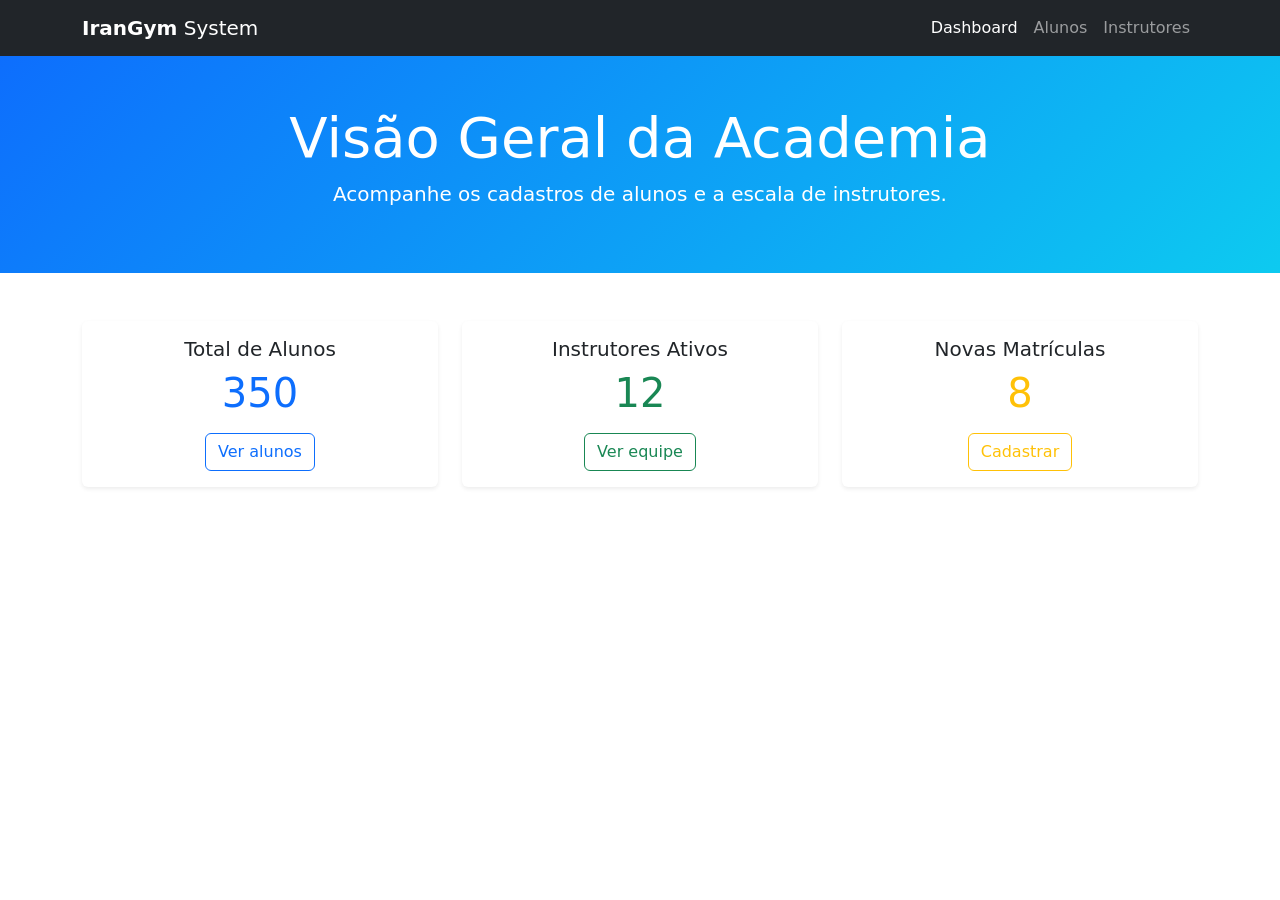
<file: index.html>
<!DOCTYPE html>
<html lang="pt-BR">
<head>
    <meta charset="UTF-8">
    <meta name="viewport" content="width=device-width, initial-scale=1.0">
    <title>Dashboard - Sistema de Academia</title>
    <!-- Bootstrap CSS -->
<link href="assets/dist/css/bootstrap.min.css" rel="stylesheet">
    <link rel="stylesheet" href="assets/css/style.css">
</head>
<body>

    <!-- Menu de Navegação -->
    <nav class="navbar navbar-expand-lg navbar-dark bg-dark">
        <div class="container">
            <a class="navbar-brand" href="index.html"><strong>IranGym</strong> System</a>
            <button class="navbar-toggler" type="button" data-bs-toggle="collapse" data-bs-target="#navbarNav">
                <span class="navbar-toggler-icon"></span>
            </button>
            <div class="collapse navbar-collapse" id="navbarNav">
                <ul class="navbar-nav ms-auto">
                    <li class="nav-item">
                        <a class="nav-link active" href="index.html">Dashboard</a>
                    </li>
                    <li class="nav-item">
                        <a class="nav-link" href="listar_alunos.html">Alunos</a>
                    </li>
                    <li class="nav-item">
                        <a class="nav-link" href="listar_instrutores.html">Instrutores</a>
                    </li>
                </ul>
            </div>
        </div>
    </nav>

    <!-- Banner / Área de destaque -->
    <header class="bg-primary text-white text-center py-5">
        <div class="container">
            <h1 class="display-4">Visão Geral da Academia</h1>
            <p class="lead">Acompanhe os cadastros de alunos e a escala de instrutores.</p>
        </div>
    </header>

    <!-- Área onde vão entrar os Cards Informativos -->
<!-- Área de Cards Informativos -->
    <main class="container my-5">
        <div class="row text-center">
            <!-- Card 1 -->
            <div class="col-md-4 mb-4">
                <div class="card shadow-sm h-100">
                    <div class="card-body">
                        <h5 class="card-title">Total de Alunos</h5>
                        <p class="card-text display-6 text-primary">350</p>
                        <a href="listar_alunos.html" class="btn btn-outline-primary">Ver alunos</a>
                    </div>
                </div>
            </div>
            <!-- Card 2 -->
            <div class="col-md-4 mb-4">
                <div class="card shadow-sm h-100">
                    <div class="card-body">
                        <h5 class="card-title">Instrutores Ativos</h5>
                        <p class="card-text display-6 text-success">12</p>
                        <a href="listar_instrutores.html" class="btn btn-outline-success">Ver equipe</a>
                    </div>
                </div>
            </div>
            <!-- Card 3 -->
            <div class="col-md-4 mb-4">
                <div class="card shadow-sm h-100">
                    <div class="card-body">
                        <h5 class="card-title">Novas Matrículas</h5>
                        <p class="card-text display-6 text-warning">8</p>
                        <a href="cadastrar_aluno.html" class="btn btn-outline-warning">Cadastrar</a>
                    </div>
                </div>
            </div>
        </div>
    </main>

    <!-- Bootstrap JS -->
<script src="assets/dist/js/bootstrap.bundle.min.js"></script>
    <script src="assets/js/script.js"></script>
</body>
</html>
</file>
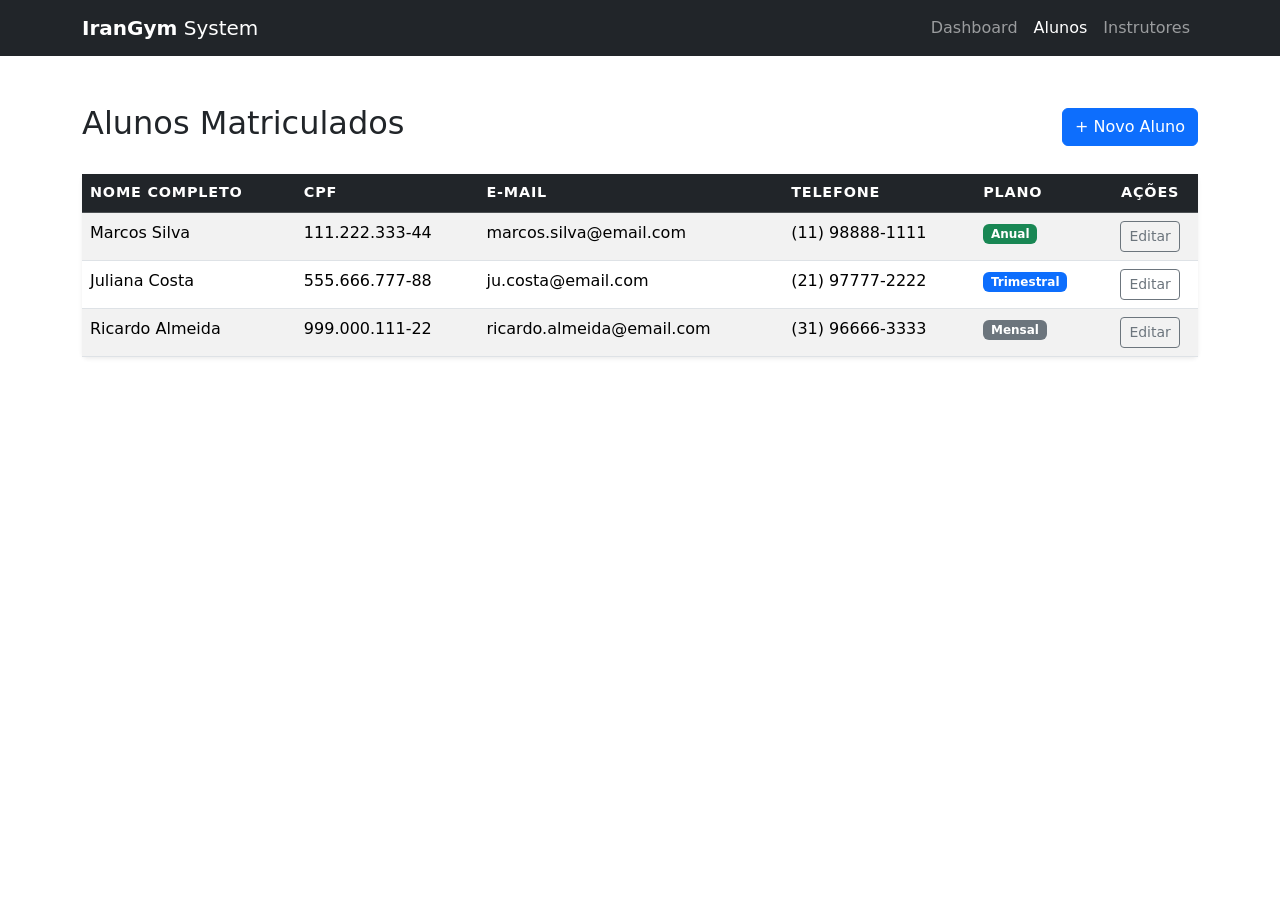
<file: listar_alunos.html>
<!DOCTYPE html>
<html lang="pt-BR">
<head>
    <meta charset="UTF-8">
    <meta name="viewport" content="width=device-width, initial-scale=1.0">
    <title>Lista de Alunos - IranGym System</title>
    <!-- Bootstrap CSS -->
<link href="assets/dist/css/bootstrap.min.css" rel="stylesheet">
    <link rel="stylesheet" href="assets/css/style.css">
</head>
<body>

    <!-- Menu de Navegação -->
    <nav class="navbar navbar-expand-lg navbar-dark bg-dark">
        <div class="container">
            <a class="navbar-brand" href="index.html"><strong>IranGym</strong> System</a>
            <button class="navbar-toggler" type="button" data-bs-toggle="collapse" data-bs-target="#navbarNav">
                <span class="navbar-toggler-icon"></span>
            </button>
            <div class="collapse navbar-collapse" id="navbarNav">
                <ul class="navbar-nav ms-auto">
                    <li class="nav-item">
                        <a class="nav-link" href="index.html">Dashboard</a>
                    </li>
                    <li class="nav-item">
                        <a class="nav-link active" href="listar_alunos.html">Alunos</a>
                    </li>
                    <li class="nav-item">
                        <a class="nav-link" href="listar_instrutores.html">Instrutores</a>
                    </li>
                </ul>
            </div>
        </div>
    </nav>

    <!-- Área da Tabela -->
    <main class="container my-5">
        <div class="d-flex justify-content-between align-items-center mb-4">
            <h2>Alunos Matriculados</h2>
            <a href="cadastrar_aluno.html" class="btn btn-primary">+ Novo Aluno</a>
        </div>

        <div class="card shadow-sm">
            <div class="card-body p-0">
                <div class="table-responsive">
                    <table class="table table-striped table-hover mb-0">
                        <thead class="table-dark">
                            <tr>
                                <th>Nome Completo</th>
                                <th>CPF</th>
                                <th>E-mail</th>
                                <th>Telefone</th>
                                <th>Plano</th>
                                <th class="text-center">Ações</th>
                            </tr>
                        </thead>
                        <tbody>
                            <!-- Aluno Mockado 1 -->
                            <tr>
                                <td>Marcos Silva</td>
                                <td>111.222.333-44</td>
                                <td>marcos.silva@email.com</td>
                                <td>(11) 98888-1111</td>
                                <td><span class="badge bg-success">Anual</span></td>
                                <td class="text-center">
                                    <button class="btn btn-sm btn-outline-secondary">Editar</button>
                                </td>
                            </tr>
                            <!-- Aluno Mockado 2 -->
                            <tr>
                                <td>Juliana Costa</td>
                                <td>555.666.777-88</td>
                                <td>ju.costa@email.com</td>
                                <td>(21) 97777-2222</td>
                                <td><span class="badge bg-primary">Trimestral</span></td>
                                <td class="text-center">
                                    <button class="btn btn-sm btn-outline-secondary">Editar</button>
                                </td>
                            </tr>
                            <!-- Aluno Mockado 3 -->
                            <tr>
                                <td>Ricardo Almeida</td>
                                <td>999.000.111-22</td>
                                <td>ricardo.almeida@email.com</td>
                                <td>(31) 96666-3333</td>
                                <td><span class="badge bg-secondary">Mensal</span></td>
                                <td class="text-center">
                                    <button class="btn btn-sm btn-outline-secondary">Editar</button>
                                </td>
                            </tr>
                        </tbody>
                    </table>
                </div>
            </div>
        </div>
    </main>

    <!-- Bootstrap JS -->
<script src="assets/dist/js/bootstrap.bundle.min.js"></script>
    <script src="assets/js/script.js"></script>
</body>
</html>
</file>
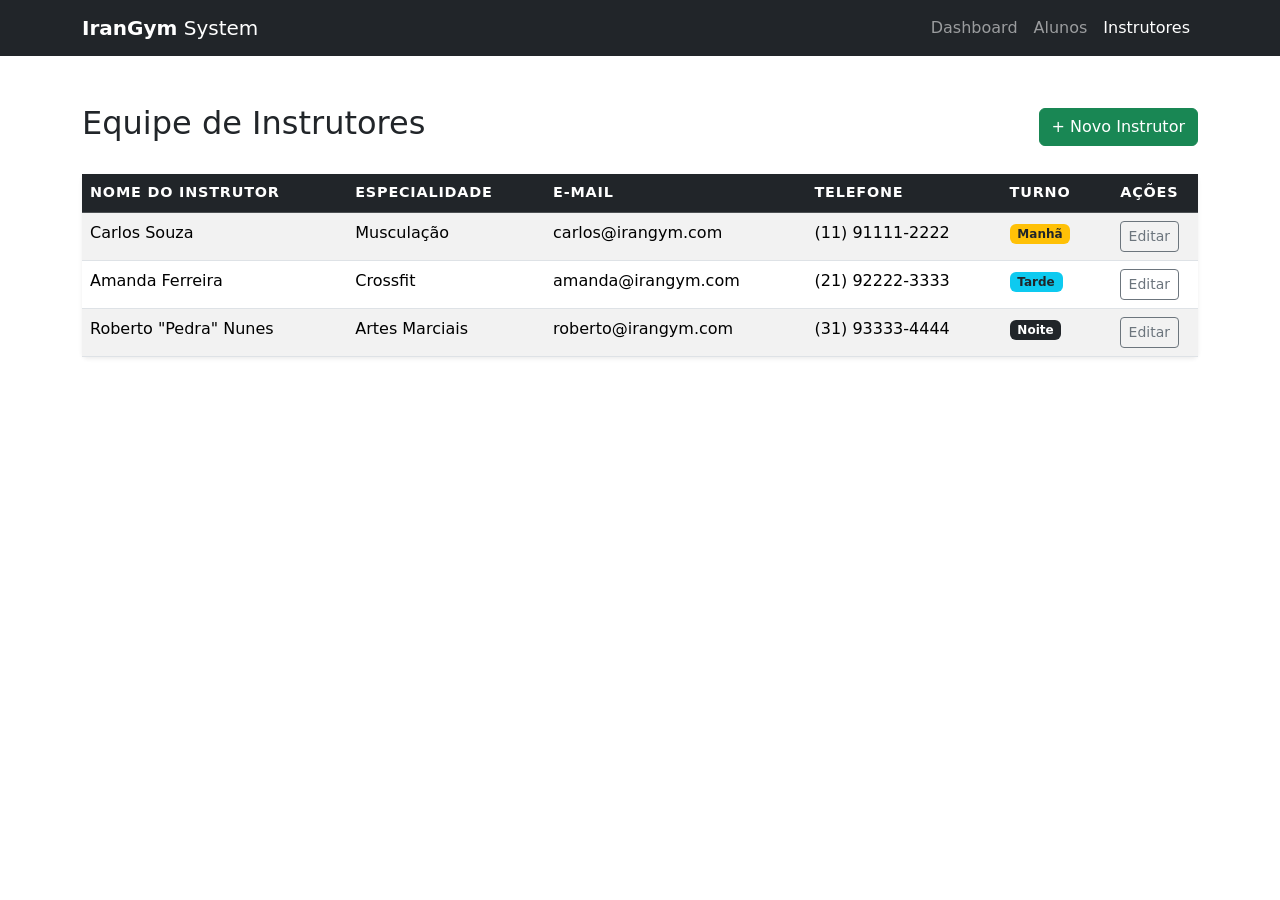
<file: listar_instrutores.html>
<!DOCTYPE html>
<html lang="pt-BR">
<head>
    <meta charset="UTF-8">
    <meta name="viewport" content="width=device-width, initial-scale=1.0">
    <title>Lista de Instrutores - IranGym System</title>
    <!-- Bootstrap CSS -->
<link href="assets/dist/css/bootstrap.min.css" rel="stylesheet">
    <link rel="stylesheet" href="assets/css/style.css">
</head>
<body>

    <!-- Menu de Navegação -->
    <nav class="navbar navbar-expand-lg navbar-dark bg-dark">
        <div class="container">
            <a class="navbar-brand" href="index.html"><strong>IranGym</strong> System</a>
            <button class="navbar-toggler" type="button" data-bs-toggle="collapse" data-bs-target="#navbarNav">
                <span class="navbar-toggler-icon"></span>
            </button>
            <div class="collapse navbar-collapse" id="navbarNav">
                <ul class="navbar-nav ms-auto">
                    <li class="nav-item">
                        <a class="nav-link" href="index.html">Dashboard</a>
                    </li>
                    <li class="nav-item">
                        <a class="nav-link" href="listar_alunos.html">Alunos</a>
                    </li>
                    <li class="nav-item">
                        <a class="nav-link active" href="listar_instrutores.html">Instrutores</a>
                    </li>
                </ul>
            </div>
        </div>
    </nav>

    <!-- Área da Tabela de Instrutores -->
    <main class="container my-5">
        <div class="d-flex justify-content-between align-items-center mb-4">
            <h2>Equipe de Instrutores</h2>
            <a href="cadastrar_instrutor.html" class="btn btn-success">+ Novo Instrutor</a>
        </div>

        <div class="card shadow-sm">
            <div class="card-body p-0">
                <div class="table-responsive">
                    <table class="table table-striped table-hover mb-0">
                        <thead class="table-dark">
                            <tr>
                                <th>Nome do Instrutor</th>
                                <th>Especialidade</th>
                                <th>E-mail</th>
                                <th>Telefone</th>
                                <th>Turno</th>
                                <th class="text-center">Ações</th>
                            </tr>
                        </thead>
                        <tbody>
                            <!-- Instrutor Mockado 1 -->
                            <tr>
                                <td>Carlos Souza</td>
                                <td>Musculação</td>
                                <td>carlos@irangym.com</td>
                                <td>(11) 91111-2222</td>
                                <td><span class="badge bg-warning text-dark">Manhã</span></td>
                                <td class="text-center">
                                    <button class="btn btn-sm btn-outline-secondary">Editar</button>
                                </td>
                            </tr>
                            <!-- Instrutor Mockado 2 -->
                            <tr>
                                <td>Amanda Ferreira</td>
                                <td>Crossfit</td>
                                <td>amanda@irangym.com</td>
                                <td>(21) 92222-3333</td>
                                <td><span class="badge bg-info text-dark">Tarde</span></td>
                                <td class="text-center">
                                    <button class="btn btn-sm btn-outline-secondary">Editar</button>
                                </td>
                            </tr>
                            <!-- Instrutor Mockado 3 -->
                            <tr>
                                <td>Roberto "Pedra" Nunes</td>
                                <td>Artes Marciais</td>
                                <td>roberto@irangym.com</td>
                                <td>(31) 93333-4444</td>
                                <td><span class="badge bg-dark">Noite</span></td>
                                <td class="text-center">
                                    <button class="btn btn-sm btn-outline-secondary">Editar</button>
                                </td>
                            </tr>
                        </tbody>
                    </table>
                </div>
            </div>
        </div>
    </main>

    <!-- Bootstrap JS -->
<script src="assets/dist/js/bootstrap.bundle.min.js"></script>
    <script src="assets/js/script.js"></script>
</body>
</html>
</file>
<file: assets/css/style.css>
header.bg-primary {
    background: linear-gradient(135deg, #0d6efd, #0dcaf0) !important;
}

.card {
    transition: transform 0.3s ease, box-shadow 0.3s ease;
    border: none;
}

.card:hover {
    transform: translateY(-5px);
    box-shadow: 0 10px 20px rgba(0,0,0,0.15) !important;
}

.table-dark th {
    background-color: #212529;
    color: #fff;
    text-transform: uppercase;
    font-size: 0.9rem;
    letter-spacing: 0.05rem;
}
</file>
